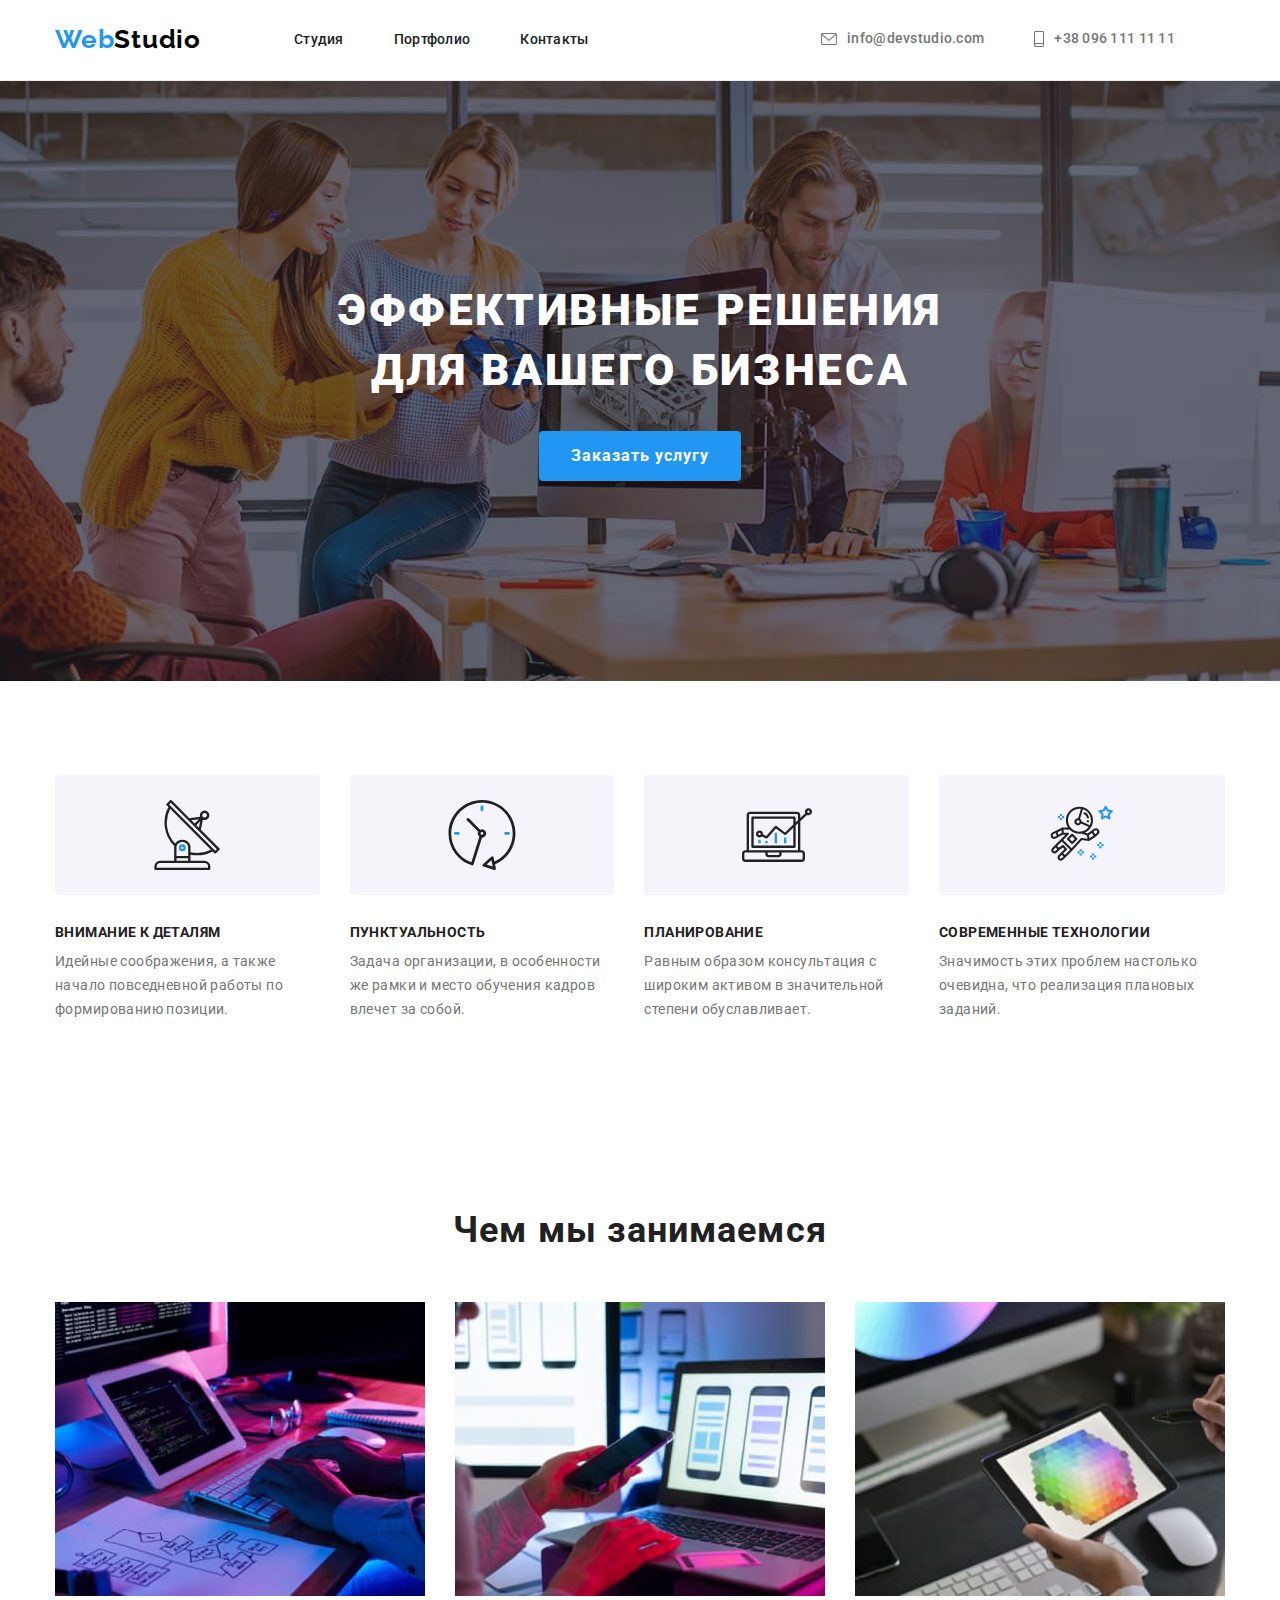
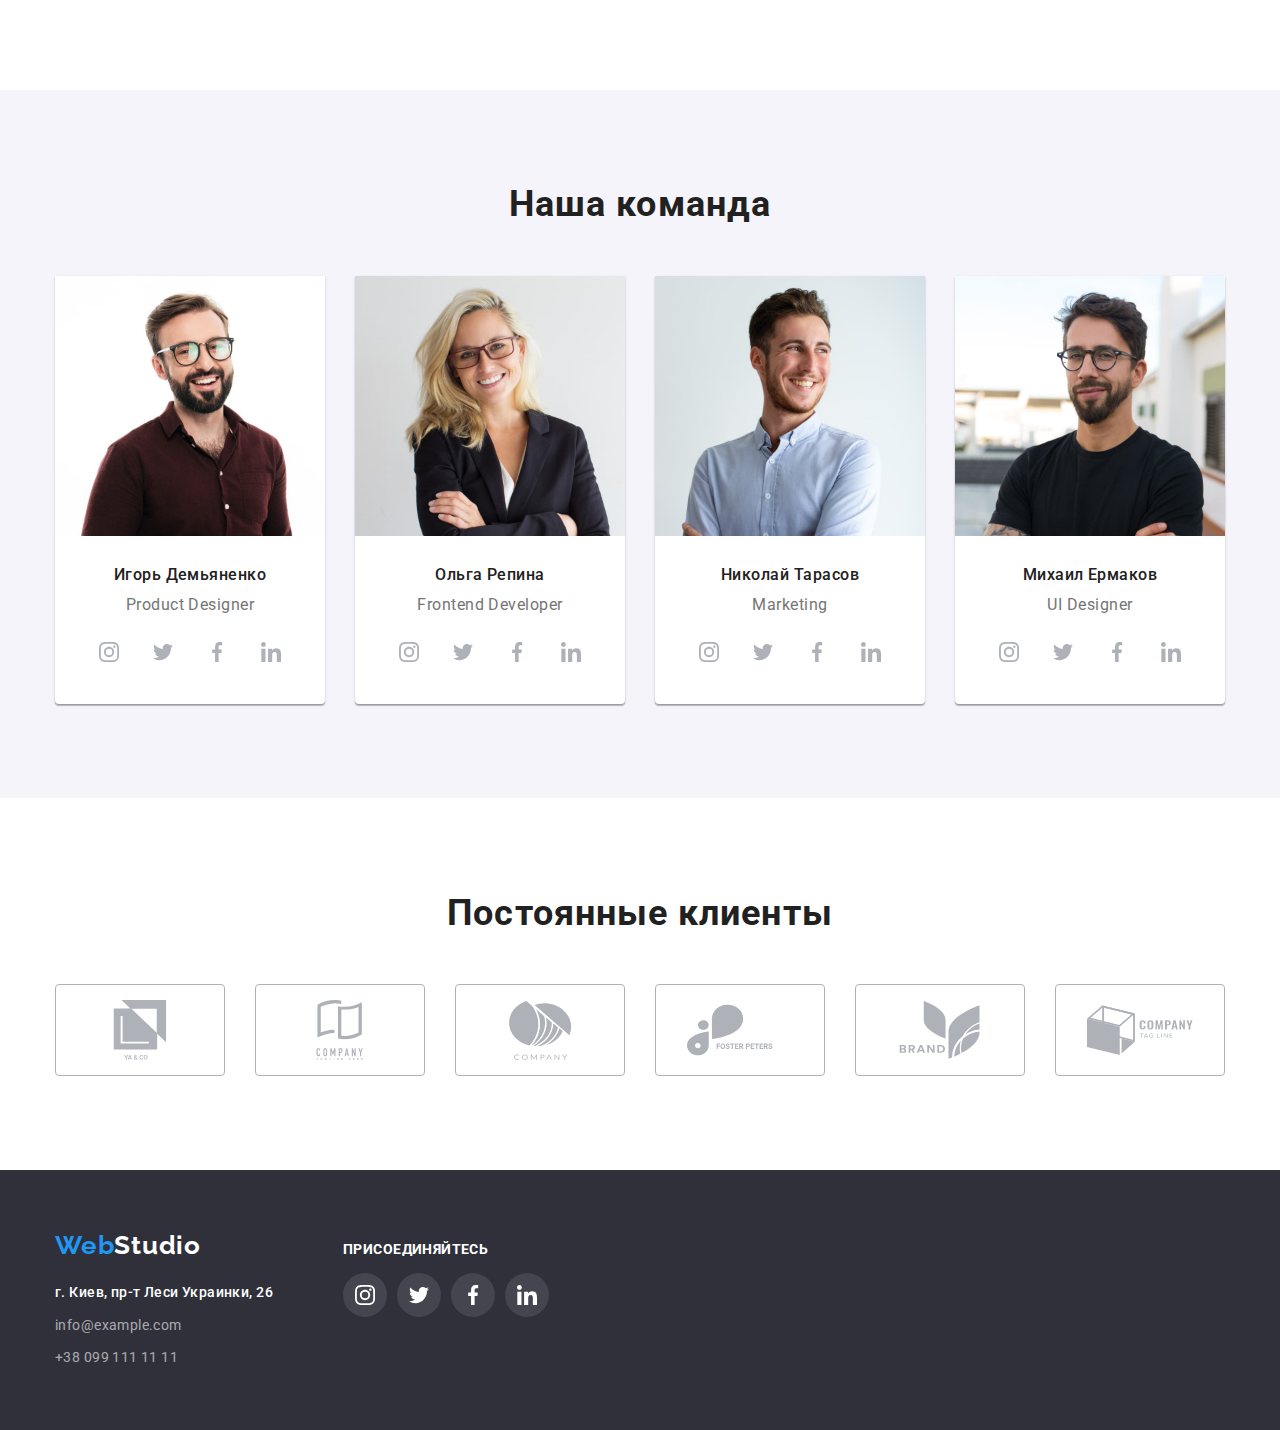
<file: index.html>
<!DOCTYPE html>
<html lang="ru">
  <head>
    <meta charset="UTF-8" />
    <meta http-equiv="X-UA-Compatible" content="IE=edge" />
    <meta name="viewport" content="width=device-width, initial-scale=1.0" />
    <title>webstudio</title>
    <link
      rel="stylesheet"
      href="https://cdn.jsdelivr.net/npm/modern-normalize@1.1.0/modern-normalize.min.css"
    />
    <link rel="preconnect" href="https://fonts.googleapis.com" />
    <link rel="preconnect" href="https://fonts.gstatic.com" crossorigin />
    <link
      href="https://fonts.googleapis.com/css2?family=Raleway:wght@700&family=Roboto:wght@400;500;700;900&display=swap"
      rel="stylesheet"
    />
    <link rel="stylesheet" href="./css/styles.css" />
  </head>
  <body>
    <!--Header-->
    <header class="head">
      <div class="container page-header-container">
        <nav class="nav-link-item">
          <a class="link logo" href="./index.html"
            >Web<span class="second-logo">Studio</span>
          </a>
          <ul class="list list-links">
            <li class="link-item">
              <a class="nav-link link" href="">Студия</a>
            </li>
            <li class="link-item">
              <a class="nav-link link" href="./portfolio.html">Портфолио</a>
            </li>
            <li class="link-item">
              <a class="nav-link link" href="">Контакты</a>
            </li>
          </ul>
        </nav>
        <ul class="list list-contacts-header">
          <li class="contacts">
            <a class="mail link" href="mailto:info@devstudio.com">
              <svg class="icon-mail" width="16px" height="12px">
                <use href="./images/icons.svg#email"></use>
              </svg>
              info@devstudio.com</a
            >
          </li>
          <li class="contacts">
            <a class="tel link" href="tel:+380961111111">
              <svg class="icon-tel" width="10px" height="16px">
                <use href="./images/icons.svg#phone"></use>
              </svg>
              +38 096 111 11 11</a
            >
          </li>
        </ul>
      </div>
    </header>
    <!--Main content-->
    <main>
      <!--Hero Section-->
      <section class="hero">
        <div class="container">
          <h1 class="hero-title">
            Эффективные решения <br />
            для вашего бизнеса
          </h1>
          <button class="hero-button" type="button">Заказать услугу</button>
        </div>
      </section>

      <!--Skills-->
      <section class="section">
        <h2 class="visually-hidden">Our Features</h2>
        <div class="container">
          <ul class="list list-skills">
            <li class="skills-list">
              <div class="skills-icon">
                <svg width="70px" height="70px">
                  <use href="./images/icons.svg#antenna"></use>
                </svg>
              </div>
              <h3 class="skills-title">Внимание к деталям</h3>
              <p class="skills-text">
                Идейные соображения, а также начало повседневной работы по
                формированию позиции.
              </p>
            </li>
            <li class="skills-list">
              <div class="skills-icon">
                <svg width="70px" height="70px">
                  <use href="./images/icons.svg#clock"></use>
                </svg>
              </div>
              <h3 class="skills-title">Пунктуальность</h3>
              <p class="skills-text">
                Задача организации, в особенности же рамки и место обучения
                кадров влечет за собой.
              </p>
            </li>
            <li class="skills-list">
              <div class="skills-icon">
                <svg width="70px" height="70px">
                  <use href="./images/icons.svg#diagram"></use>
                </svg>
              </div>
              <h3 class="skills-title">Планирование</h3>
              <p class="skills-text">
                Равным образом консультация с широким активом в значительной
                степени обуславливает.
              </p>
            </li>
            <li class="skills-list">
              <div class="skills-icon">
                <svg width="70px" height="70px">
                  <use href="./images/icons.svg#astronaut"></use>
                </svg>
              </div>
              <h3 class="skills-title">Современные технологии</h3>
              <p class="skills-text">
                Значимость этих проблем настолько очевидна, что реализация
                плановых заданий.
              </p>
            </li>
          </ul>
        </div>
      </section>
      <!-- Skills images-->
      <section class="section skills-section">
        <div class="container">
          <h2 class="work-title">Чем мы занимаемся</h2>
          <ul class="list work-list">
            <li>
              <img
                src="./images/img1.jpg"
                alt="человек пишет разметку HTML"
                width="370"
              />
            </li>
            <li>
              <img
                src="./images/img2.jpg"
                alt="чертеж телефона на ноутбуке"
                width="370"
              />
            </li>
            <li>
              <img
                src="./images/img3.jpg"
                alt="палитра цветов на планшете"
                width="370"
              />
            </li>
          </ul>
        </div>
      </section>

      <!-- Our Team-->
      <section class="our-team section">
        <div class="container">
          <h2 class="team-title">Наша команда</h2>
          <ul class="list team-list">
            <li class="team-card">
              <img
                src="./images/photo1.jpg"
                alt="фото игорь демьяненко"
                width="270"
              />
              <div class="name-jobtitle-container">
                <h3 class="name">Игорь Демьяненко</h3>
                <p class="job-title">Product Designer</p>
                <ul class="social-list list">
                  <li class="social-list-item">
                    <a href="" class="social-list-link">
                      <svg class="social-list-icon" width="20px" height="20px">
                        <use href="./images/icons.svg#instagram"></use>
                      </svg>
                    </a>
                  </li>
                  <li class="social-list-item">
                    <a href="" class="social-list-link">
                      <svg class="social-list-icon" width="20px" height="20px">
                        <use href="./images/icons.svg#twitter"></use>
                      </svg>
                    </a>
                  </li>
                  <li class="social-list-item">
                    <a href="" class="social-list-link">
                      <svg class="social-list-icon" width="20px" height="20px">
                        <use href="./images/icons.svg#facebook"></use>
                      </svg>
                    </a>
                  </li>
                  <li class="social-list-item">
                    <a href="" class="social-list-link">
                      <svg class="social-list-icon" width="20px" height="20px">
                        <use href="./images/icons.svg#linkedin"></use>
                      </svg>
                    </a>
                  </li>
                </ul>
              </div>
            </li>
            <li class="team-card">
              <img
                src="./images/photo2.jpg"
                alt="фото ольга репина"
                width="270"
              />
              <div class="name-jobtitle-container">
                <h3 class="name">Ольга Репина</h3>
                <p class="job-title">Frontend Developer</p>
                <ul class="social-list list">
                  <li class="social-list-item">
                    <a href="" class="social-list-link">
                      <svg class="social-list-icon" width="20px" height="20px">
                        <use href="./images/icons.svg#instagram"></use>
                      </svg>
                    </a>
                  </li>
                  <li class="social-list-item">
                    <a href="" class="social-list-link">
                      <svg class="social-list-icon" width="20px" height="20px">
                        <use href="./images/icons.svg#twitter"></use>
                      </svg>
                    </a>
                  </li>
                  <li class="social-list-item">
                    <a href="" class="social-list-link">
                      <svg class="social-list-icon" width="20px" height="20px">
                        <use href="./images/icons.svg#facebook"></use>
                      </svg>
                    </a>
                  </li>
                  <li class="social-list-item">
                    <a href="" class="social-list-link">
                      <svg class="social-list-icon" width="20px" height="20px">
                        <use href="./images/icons.svg#linkedin"></use>
                      </svg>
                    </a>
                  </li>
                </ul>
              </div>
            </li>
            <li class="team-card">
              <img
                src="./images/photo3.jpg"
                alt="фото николай тарасов"
                width="270"
              />
              <div class="name-jobtitle-container">
                <h3 class="name">Николай Тарасов</h3>
                <p class="job-title">Marketing</p>
                <ul class="social-list list">
                  <li class="social-list-item">
                    <a href="" class="social-list-link">
                      <svg class="social-list-icon" width="20px" height="20px">
                        <use href="./images/icons.svg#instagram"></use>
                      </svg>
                    </a>
                  </li>
                  <li class="social-list-item">
                    <a href="" class="social-list-link">
                      <svg class="social-list-icon" width="20px" height="20px">
                        <use href="./images/icons.svg#twitter"></use>
                      </svg>
                    </a>
                  </li>
                  <li class="social-list-item">
                    <a href="" class="social-list-link">
                      <svg class="social-list-icon" width="20px" height="20px">
                        <use href="./images/icons.svg#facebook"></use>
                      </svg>
                    </a>
                  </li>
                  <li class="social-list-item">
                    <a href="" class="social-list-link">
                      <svg class="social-list-icon" width="20px" height="20px">
                        <use href="./images/icons.svg#linkedin"></use>
                      </svg>
                    </a>
                  </li>
                </ul>
              </div>
            </li>
            <li class="team-card">
              <img
                src="./images/photo4.jpg"
                alt="фото михаил ермаков"
                width="270"
              />
              <div class="name-jobtitle-container">
                <h3 class="name">Михаил Ермаков</h3>
                <p class="job-title">UI Designer</p>
                <ul class="social-list list">
                  <li class="social-list-item">
                    <a href="" class="social-list-link">
                      <svg class="social-list-icon" width="20px" height="20px">
                        <use href="./images/icons.svg#instagram"></use>
                      </svg>
                    </a>
                  </li>
                  <li class="social-list-item">
                    <a href="" class="social-list-link">
                      <svg class="social-list-icon" width="20px" height="20px">
                        <use href="./images/icons.svg#twitter"></use>
                      </svg>
                    </a>
                  </li>
                  <li class="social-list-item">
                    <a href="" class="social-list-link">
                      <svg class="social-list-icon" width="20px" height="20px">
                        <use href="./images/icons.svg#facebook"></use>
                      </svg>
                    </a>
                  </li>
                  <li class="social-list-item">
                    <a href="" class="social-list-link">
                      <svg class="social-list-icon" width="20px" height="20px">
                        <use href="./images/icons.svg#linkedin"></use>
                      </svg>
                    </a>
                  </li>
                </ul>
              </div>
            </li>
          </ul>
        </div>
      </section>
      <!-- OUR CLIENT SECTION -->
      <section class="our-client section">
        <div class="container">
          <h2 class="client-title">Постоянные клиенты</h2>
          <ul class="list client-list">
            <li class="list">
              <a href="" class="client-link">
                <svg class="client-icon" width="106px" height="60px">
                  <use href="./images/icons.svg#yaandco"></use>
                </svg>
              </a>
            </li>
            <li class="list">
              <a href="" class="client-link">
                <svg class="client-icon" width="106px" height="60px">
                  <use href="./images/icons.svg#taglinecompany"></use>
                </svg>
              </a>
            </li>
            <li class="list">
              <a href="" class="client-link">
                <svg class="client-icon" width="106px" height="60px">
                  <use href="./images/icons.svg#company"></use>
                </svg>
              </a>
            </li>
            <li class="list">
              <a href="" class="client-link">
                <svg class="client-icon" width="106px" height="60px">
                  <use href="./images/icons.svg#fosterpeters"></use>
                </svg>
              </a>
            </li>
            <li class="list">
              <a href="" class="client-link">
                <svg class="client-icon" width="106px" height="60px">
                  <use href="./images/icons.svg#brand"></use>
                </svg>
              </a>
            </li>
            <li class="list">
              <a href="" class="client-link">
                <svg class="client-icon" width="106px" height="60px">
                  <use href="./images/icons.svg#companytagline"></use>
                </svg>
              </a>
            </li>
          </ul>
        </div>
      </section>
    </main>
    <!--Footer-->
    <footer class="footer">
      <div class="container footer-container">
        <div>
          <a class="link logo footer-link-logo" href="./index.html"
            >Web<span class="footer-logo">Studio</span>
          </a>
          <address class="adress-container">
            <ul class="adress-list list">
              <li class="list-links-footer">
                <a
                  class="link adress-link nav-link"
                  href="https://goo.gl/maps/aopTPPwmk2LdjYj96"
                  target="_blank"
                  rel="noreferrer noopener"
                  >г. Киев, пр-т Леси Украинки, 26</a
                >
              </li>
              <li class="list-links-footer">
                <a class="link mail-link" href="mailto:info@example.com"
                  >info@example.com</a
                >
              </li>
              <li class="list-links-footer">
                <a class="link tel-link" href="tel:+380991111111"
                  >+38 099 111 11 11</a
                >
              </li>
            </ul>
          </address>
        </div>
        <div class="social-link-container">
          <p class="footer-link">Присоединяйтесь</p>
          <ul class="social-list list">
            <li class="social-list-item">
              <a href="" class="social-list-link social-list-link-footer">
                <svg
                  class="social-list-icon social-list-icon-footer"
                  width="20px"
                  height="20px"
                >
                  <use href="./images/icons.svg#instagram"></use>
                </svg>
              </a>
            </li>
            <li class="social-list-item">
              <a href="" class="social-list-link social-list-link-footer">
                <svg
                  class="social-list-icon social-list-icon-footer"
                  width="20px"
                  height="20px"
                >
                  <use href="./images/icons.svg#twitter"></use>
                </svg>
              </a>
            </li>
            <li class="social-list-item">
              <a href="" class="social-list-link social-list-link-footer">
                <svg
                  class="social-list-icon social-list-icon-footer"
                  width="20px"
                  height="20px"
                >
                  <use href="./images/icons.svg#facebook"></use>
                </svg>
              </a>
            </li>
            <li class="social-list-item">
              <a href="" class="social-list-link social-list-link-footer">
                <svg
                  class="social-list-icon social-list-icon-footer"
                  width="20px"
                  height="20px"
                >
                  <use href="./images/icons.svg#linkedin"></use>
                </svg>
              </a>
            </li>
          </ul>
        </div>
      </div>
    </footer>
  </body>
</html>
</file>
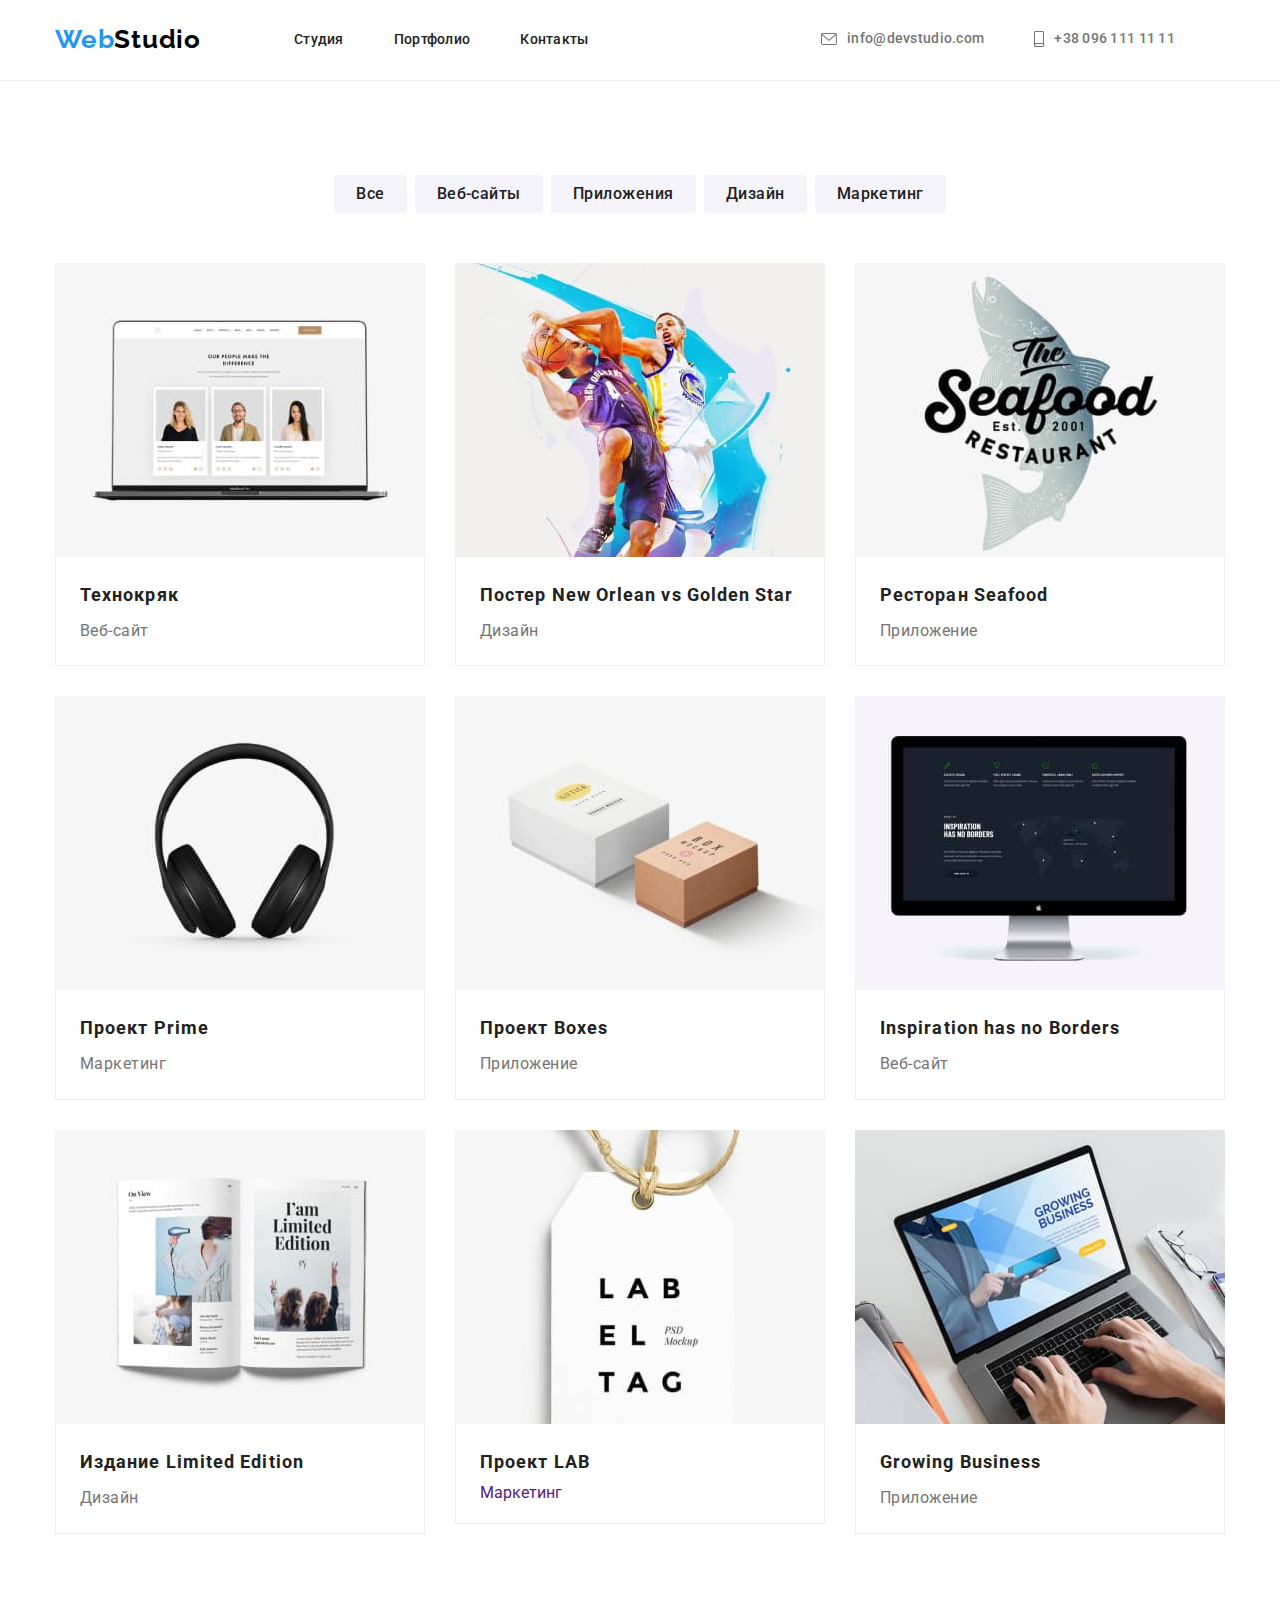
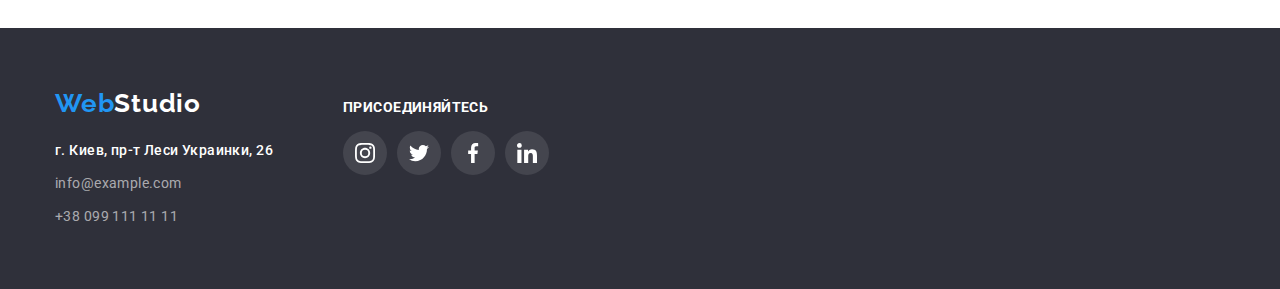
<file: portfolio.html>
<!DOCTYPE html>
<html lang="ru">
  <head>
    <meta charset="UTF-8" />
    <meta http-equiv="X-UA-Compatible" content="IE=edge" />
    <meta name="viewport" content="width=device-width, initial-scale=1.0" />
    <title>portfolio</title>
    <link
      rel="stylesheet"
      href="https://cdn.jsdelivr.net/npm/modern-normalize@1.1.0/modern-normalize.min.css"
    />
    <link rel="preconnect" href="https://fonts.googleapis.com" />
    <link rel="preconnect" href="https://fonts.gstatic.com" crossorigin />
    <link
      href="https://fonts.googleapis.com/css2?family=Montserrat:wght@400;700&family=Raleway:wght@700&family=Roboto:wght@400;500;700&display=swap"
      rel="stylesheet"
    />
    <link rel="stylesheet" href="./css/styles.css" />
  </head>
  <body>
    <!--Header-->
    <header class="head">
      <div class="container page-header-container">
        <nav class="nav-link-item">
          <a class="link logo" href="./index.html"
            >Web<span class="second-logo">Studio</span>
          </a>
          <ul class="list list-links">
            <li class="link-item">
              <a class="nav-link link" href="">Студия</a>
            </li>
            <li class="link-item">
              <a class="nav-link link" href="./portfolio.html">Портфолио</a>
            </li>
            <li class="link-item">
              <a class="nav-link link" href="">Контакты</a>
            </li>
          </ul>
        </nav>
        <ul class="list list-contacts-header">
          <li class="contacts">
            <a class="mail link" href="mailto:info@devstudio.com">
              <svg class="icon-mail" width="16px" height="12px">
                <use href="./images/icons.svg#email"></use>
              </svg>
              info@devstudio.com</a
            >
          </li>
          <li class="contacts">
            <a class="tel link" href="tel:+380961111111">
              <svg class="icon-tel" width="10px" height="16px">
                <use href="./images/icons.svg#phone"></use>
              </svg>
              +38 096 111 11 11</a
            >
          </li>
        </ul>
      </div>
    </header>
    <!-- main content-->
    <main>
      <section class="section">
        <div class="container">
          <h1 class="visually-hidden">Фильтр</h1>
          <ul class="list filtr-list-item">
            <li class="filtr-list-button">
              <button class="button filtr-button" type="button">Все</button>
            </li>
            <li class="filtr-list-button">
              <button class="button filtr-button" type="button">
                Веб-сайты
              </button>
            </li>
            <li class="filtr-list-button">
              <button class="button filtr-button" type="button">
                Приложения
              </button>
            </li>
            <li class="filtr-list-button">
              <button class="button filtr-button" type="button">Дизайн</button>
            </li>
            <li class="filtr-list-button">
              <button class="button filtr-button" type="button">
                Маркетинг
              </button>
            </li>
          </ul>

          <!-- OUR PROJECTS LIST-->
          <ul class="list projects-list">
            <li class="project-card">
              <a class="project-link link" href="">
                <img src="./images/imgproj1.jpg" alt="ноутбук" width="370" />
                <div class="projects-name">
                  <h2 class="project-item">Технокряк</h2>
                  <p class="project-text">Веб-сайт</p>
                </div>
              </a>
            </li>
            <li class="project-card">
              <a class="project-link link" href="">
                <img
                  src="./images/imgproj2.jpg"
                  alt="2 баскетболиста"
                  width="370"
                />
                <div class="projects-name">
                  <h2 class="project-item">Постер New Orlean vs Golden Star</h2>
                  <p class="project-text">Дизайн</p>
                </div>
              </a>
            </li>
            <li class="project-card">
              <a class="project-link link" href="">
                <img
                  src="./images/imgproj3.jpg"
                  alt="логотип ресторана"
                  width="370"
                />
                <div class="projects-name">
                  <h2 class="project-item">Ресторан Seafood</h2>
                  <p class="project-text">Приложение</p>
                </div>
              </a>
            </li>
            <li class="project-card">
              <a class="project-link link" href="">
                <img src="./images/imgproj4.jpg" alt="наушники" width="370" />
                <div class="projects-name">
                  <h2 class="project-item">Проект Prime</h2>
                  <p class="project-text">Маркетинг</p>
                </div>
              </a>
            </li>
            <li class="project-card">
              <a class="project-link link" href="">
                <img src="./images/imgproj5.jpg" alt="коробки" width="370" />
                <div class="projects-name">
                  <h2 class="project-item">Проект Boxes</h2>
                  <p class="project-text">Приложение</p>
                </div>
              </a>
            </li>
            <li class="project-card">
              <a class="project-link link" href="">
                <img src="./images/imgproj6.jpg" alt="моноблок" width="370" />
                <div class="projects-name">
                  <h2 class="project-item">Inspiration has no Borders</h2>
                  <p class="project-text">Веб-сайт</p>
                </div>
              </a>
            </li>
            <li class="project-card">
              <a class="project-link link" href="">
                <img src="./images/imgproj7.jpg" alt="книга" width="370" />
                <div class="projects-name">
                  <h2 class="project-item">Издание Limited Edition</h2>
                  <p class="project-text">Дизайн</p>
                </div>
              </a>
            </li>
            <li class="project-card">
              <a class="project-link link" href="">
                <img src="./images/imgproj8.jpg" alt="лейба" width="370" />
                <div class="projects-name">
                  <h2 class="project-item">Проект LAB</h2>
                  <p class="p roject-text">Маркетинг</p>
                </div>
              </a>
            </li>
            <li class="project-card">
              <a class="project-link link" href="">
                <img
                  src="./images/imgproj9.jpg"
                  alt="рабочий ноутбук"
                  width="370"
                />
                <div class="projects-name">
                  <h2 class="project-item">Growing Business</h2>
                  <p class="project-text">Приложение</p>
                </div>
              </a>
            </li>
          </ul>
        </div>
      </section>
    </main>
    <!-- footer-->
    <footer class="footer">
      <div class="container footer-container">
        <div>
          <a class="link logo footer-link-logo" href="./index.html"
            >Web<span class="footer-logo">Studio</span>
          </a>
          <address class="adress-container">
            <ul class="adress-list list">
              <li class="list-links-footer">
                <a
                  class="link adress-link nav-link"
                  href="https://goo.gl/maps/aopTPPwmk2LdjYj96"
                  target="_blank"
                  rel="noreferrer noopener"
                  >г. Киев, пр-т Леси Украинки, 26</a
                >
              </li>
              <li class="list-links-footer">
                <a class="link mail-link" href="mailto:info@example.com"
                  >info@example.com</a
                >
              </li>
              <li class="list-links-footer">
                <a class="link tel-link" href="tel:+380991111111"
                  >+38 099 111 11 11</a
                >
              </li>
            </ul>
          </address>
        </div>
        <div class="social-link-container">
          <p class="footer-link">Присоединяйтесь</p>
          <ul class="social-list list">
            <li class="social-list-item">
              <a href="" class="social-list-link social-list-link-footer">
                <svg
                  class="social-list-icon social-list-icon-footer"
                  width="20px"
                  height="20px"
                >
                  <use href="./images/icons.svg#instagram"></use>
                </svg>
              </a>
            </li>
            <li class="social-list-item">
              <a href="" class="social-list-link social-list-link-footer">
                <svg
                  class="social-list-icon social-list-icon-footer"
                  width="20px"
                  height="20px"
                >
                  <use href="./images/icons.svg#twitter"></use>
                </svg>
              </a>
            </li>
            <li class="social-list-item">
              <a href="" class="social-list-link social-list-link-footer">
                <svg
                  class="social-list-icon social-list-icon-footer"
                  width="20px"
                  height="20px"
                >
                  <use href="./images/icons.svg#facebook"></use>
                </svg>
              </a>
            </li>
            <li class="social-list-item">
              <a href="" class="social-list-link social-list-link-footer">
                <svg
                  class="social-list-icon social-list-icon-footer"
                  width="20px"
                  height="20px"
                >
                  <use href="./images/icons.svg#linkedin"></use>
                </svg>
              </a>
            </li>
          </ul>
        </div>
      </div>
    </footer>
  </body>
</html>
</file>
<file: css/styles.css>
:root {
    --primary-font: 'Roboto', sans-serif;
    --secondary-font: 'Raleway', sans-serif;
    --accent-color: #2196F3;
    --primary-text-color: #212121;
    --secondary-text-colour: #757575;
    --primary-text-color-theme-dark: #FFFFFF;
}
 
    /* ----------БАЗОВЕ СКИДАННЯ---------- */
h1,
h2,
h3,
h4,
p {
        margin-top: 0;
        margin-bottom: 0
}

ol,ul {
        margin: 0;
        padding: 0;
}

img {
        display: block;
        max-width: 100%;
        height: auto;
}

button {
        cursor: pointer;
}

.list {
        list-style: none;
        padding: 0px;
}

.link {
        text-decoration: none;
        font-style: normal;
}


/* body */
body {
font-family: var(--primary-font);
}

/* ----------HEADER---------- */

.container {
        width: 1200px;
        margin-left: auto;
        margin-right:auto;
        padding-left: 15px;
        padding-right: 15px;
        
        
        

}
.page-header-container {
        display: flex;
        align-items: center;
}

.nav-link-item {
        display: flex;
}

.list-links {
        display: flex;
        align-items: center;
        padding: 0;
}

.list-contacts {
        display: flex;
        align-items: center;
        padding: 0;
}

.logo {
       
        margin-right: 93px;
}

.link-item:not(:last-child) {
        margin-right: 50px;

}

.list-contacts-header {
        display: flex;
        justify-content: center;
        margin-left: auto;
}

.contacts {
        margin-right: 50px;
}
        
.head {
        padding-top: 24px;
        padding-bottom: 25px;
        border-bottom: 1px solid #ECECEC;
}

.mail,
.tel {
        display: flex;
        justify-content: center;
        align-items: center;
}

.icon-mail,
.icon-tel {
        margin-right: 10px;
        fill: currentColor;
}



/* ----------MAIN CONTENT WEB STUDIO---------- */
.section {
        padding-top: 94px;
        padding-bottom: 94px;
}

/* -----------HERO SECTION---------- */

.hero-title {

        font-weight: 900;
        font-size: 44px;
        line-height: 1.36;
        letter-spacing: 0.06em;
        text-transform: uppercase;
        color: var(--primary-text-color-theme-dark);
        text-align: center;
        margin-bottom: 30px;



}

.hero {
        background-color: #2F303A;
        padding-top: 200px;
        padding-bottom: 200px;
        text-align: center;
        background-image: linear-gradient(rgba(47, 48, 58, 0.4), rgba(47, 48, 58, 0.4)), url("../images/hero/bg.jpg");
        background-size: cover;
        background-position: 50% 50%;
        background-repeat: no-repeat;
        max-width: 1600px;
        margin-left: auto;
        margin-right: auto;
}



.skills-title {
        font-weight: 700;
        font-size: 14px;
        line-height: 1.14;
        letter-spacing: 0.03em;
        text-transform: uppercase;
        color: var(--primary-text-color);
}

.skills-text {
        font-size: 14px;
        line-height: 1.71;
        letter-spacing: 0.03em;
        color: var(--secondary-text-colour);

}

.work-title {
        font-weight: 700;
        font-size: 36px;
        line-height: 1.16;
        letter-spacing: 0.03em;
        color: var(--primary-text-color);
        margin-bottom: 50px;
        text-align: center;
}

/* ----------BUTTONS---------- */

.button:hover,
.button:focus {
        color: var(--primary-text-color-theme-dark);
        background: var(--accent-color);
}

.hero-button {
        font-weight: 700;
        font-size: 16px;
        line-height: 1.87;
        letter-spacing: 0.06em;
        color: var(--primary-text-color-theme-dark);
        background-color: var(--accent-color);
        cursor: pointer;
        border: none;
        border-radius: 4px;
        padding-top: 10px; 
        padding-right: 32px;
        padding-bottom: 10px; 
        padding-left: 32px;
        background: #2196F3;
        box-shadow: 0px 4px 4px rgba(0, 0, 0, 0.15);
        }



/* ----------SKILLS SECTION---------- */

.list-skills {
        display: flex;
        padding-left: 0;
        
       

}

.skills-title {
        margin-bottom: 10px;
}

.skills-list:not(:last-child) {
        margin-right: 30px;
        flex-basis: calc((100% - 90px) / 2);
        
}

.skills-icon {
        background: #F5F4FA;
        border-radius: 4px;
        height: 120px;
        display: flex;
        justify-content: center;
        align-items: center;
        margin-bottom: 30px;
}

.work-list {
        display: flex;
        flex-wrap: wrap;
        gap: 30px;
}



/* ---------- OUR TEAM SECTION---------- */

.our-team {
        background-color: #F5F4FA;


}

.team-list {
        display: flex;
        flex-wrap: wrap;
        gap: 30px;
        
}
.team-card {
        box-shadow: 0px 1px 3px rgba(0, 0, 0, 0.12), 0px 1px 1px rgba(0, 0, 0, 0.14), 0px 2px 1px rgba(0, 0, 0, 0.2);
        border-radius: 0px 0px 4px 4px;
        background-color: #FFFFFF;
}
.team-title {
        font-weight: 700;
        font-size: 36px;
        line-height: 1.16;
        letter-spacing: 0.03em;
        color: var(--primary-text-color);
        text-align: center;
        margin-bottom: 50px;
}

.name-jobtitle-container {
        text-align: center;
        padding-top: 30px;
        padding-bottom: 30px;
}
.name {
        font-weight: 500;
        font-size: 16px;
        line-height: 1.18;
        letter-spacing: 0.03em;
        color: var(--primary-text-color);
}

.job-title {
        font-size: 16px;
        line-height: 19px;
        letter-spacing: 0.03em;
        color: var(--secondary-text-colour);
        margin-top: 10px;
}

.social-list-link {
        width: 44px;
        height: 44px;
        border-radius: 50%;
        background-color: #FFFFFF;
        display: flex;
        justify-content: center;
        align-items: center;
        
}

.social-list-link:hover,
.social-list-link:focus {
        background-color: var(--accent-color);
}

.social-list-link:hover .social-list-icon,
.social-list-link:focus .social-list-icon {
        fill: var(--primary-text-color-theme-dark);
}
.social-list {
        display: flex;
        justify-content: center;
        gap: 10px;
        margin-top: 16px;
}

.social-list-icon {
        fill: #AFB1B8;
}

/* ----------OUR CLIENT SECTION---------- */

.client-title {
        font-family: 'Roboto';
        font-style: normal;
        font-weight: 700;
        font-size: 36px;
        line-height: 42px;
        text-align: center;
        letter-spacing: 0.03em;
        color: #212121;
        margin-bottom: 50px;

}

.client-icon {
        fill: #AFB1B8;
}



.client-list {
        display: flex;
        justify-content: center;
        align-items: center;
        gap: 30px;
}


.client-link {
        display: flex;
        width: 170px;
        height: 92px;
        justify-content: center;
        align-items: center;
        border: 1px solid;
        border-radius: 4px;
        border-color: #AFB1B8;

}

.client-link:hover .client-icon,
.client-link:focus .client-icon {
        fill: var(--accent-color);
}

.client-link:hover,
.client-link:focus {
        border: 1px solid var(--accent-color);
}




/* links */

.nav-link {
        font-weight: 500;
        font-size: 14px;
        line-height: 1.14;
        letter-spacing: 0.02em;
        color: var(--primary-text-color);
}
.nav-link:hover,
.nav-link:focus{
    color: var(--accent-color);
}

.logo {
        font-family: var(--secondary-font);
        font-weight: 700;
        font-size: 26px;
        line-height: 1.19;
        letter-spacing: 0.03em;
    
        color: var(--accent-color);
        
}

.second-logo {
    color: #000000;
}


.mail {
        font-weight: 500;
        font-size: 14px;
        line-height: 1.14;
        letter-spacing: 0.02em;
        color: var(--secondary-text-colour);
}

.tel {
        font-weight: 500;
        font-size: 14px;
        line-height: 1.14;
        letter-spacing: 0.02em;
        color: var(--secondary-text-colour);
}

.mail:hover,
.mail:focus {
    color: var(--accent-color);
}

.tel:hover,
.tel:focus {
    color: var(--accent-color);
}





/*----------Footer----------*/

.footer-logo {
    color:var(--primary-text-color-theme-dark);
   
}

.footer-link-logo {
        margin-bottom: 20px;
        display: block;
        margin-right: 0px;
}

.footer {
    background-color: #2F303A;
    padding-top: 60px;
    padding-bottom: 60px;
}

.list-links-footer:not(:last-child) {
        margin-bottom: 9px;
}

.adress-link {
        font-size: 14px;
        line-height: 1.71;
        letter-spacing: 0.03em;
        color: var(--primary-text-color-theme-dark);
}

.mail-link,
.tel-link {
        font-size: 14px;
        line-height: 1.71;
        letter-spacing: 0.03em;
        color: rgba(255, 255, 255, 0.6);
}



.mail-link:hover {
    color: var(--primary-text-color-theme-dark);
}

.tel-link:hover {
    color: var(--primary-text-color-theme-dark);

}

.social-list-link-footer {
        background-color: rgba(255, 255, 255, 0.1);;
}

.social-list-icon-footer {
        fill: #FFFFFF;
}

.footer-container {
        display: flex;
        align-items: baseline;
}

.footer-link {
                font-family: 'Roboto';
                font-style: normal;
                font-weight: 700;
                font-size: 14px;
                line-height: 16px;
                letter-spacing: 0.03em;
                text-transform: uppercase;
                color: #FFFFFF;
}

.social-link-container {
        margin-left: 70px;
      
        
        
}
/* ----------PORTFOLIO---------- */

/* ----------FILTRLIST---------- */

.visually-hidden {
        position: absolute;
        width: 1px;
        height: 1px;
        margin: -1px;
        border: 0;
        padding: 0;
        
        white-space: nowrap;
        clip-path: inset(100%);
        clip: rect(0 0 0 0);
        overflow: hidden;
                }

.filtr-list-item {
        display: flex;
        justify-content: center;
        margin-bottom: 50px;
}

.filtr-list-button:not(:last-child) {
        margin-right: 8px;

}

.filtr-button {
        border-radius: 4px;
        padding-top: 6px;
        padding-right: 22px;
        padding-bottom: 6px;
        padding-left: 22px;
        border:none;
        font-family: 'Roboto';
        font-style: normal;
        font-weight: 500;
        font-size: 16px;
        line-height: 1.6;
        text-align: center;
        letter-spacing: 0.03em;
        color: #212121;
        background: #F5F4FA;
}
.filtr-button:hover,
.filtr-button:focus {
        box-shadow: 0px 3px 1px rgba(0, 0, 0, 0.1), 0px 1px 2px rgba(0, 0, 0, 0.08), 0px 2px 2px rgba(0, 0, 0, 0.12);
}

/*  ---------- OUR PROJECTS SECTION----------*/

.projects-list {
        display: flex;
        flex-wrap: wrap;
        gap: 30px;
        justify-content: center;
}

.projects-name {
        padding-top: 20px;
        border-left: 1px solid #EEEEEE;
        border-right: 1px solid #EEEEEE;
        border-bottom: 1px solid #EEEEEE;
        padding-bottom: 20px;
        padding-right: 24px;
        padding-left: 24px;
        
}

.project-item {
        font-weight: 700;
        font-size: 18px;
        line-height: 2;
        letter-spacing: 0.06em;
        color: var(--primary-text-color);
        margin-bottom: 4px;
}

.project-text {
        font-size: 16px;
        line-height: 1.8;
        letter-spacing: 0.03em;
        color: var(--secondary-text-colour);
}

.project-link {
        display: block;
}

.project-link:hover,
.project-link:focus {
        box-shadow: 0px 1px 1px rgba(0, 0, 0, 0.12), 0px 4px 4px rgba(0, 0, 0, 0.06), 1px 4px 6px rgba(0, 0, 0, 0.16);
}
</file>
